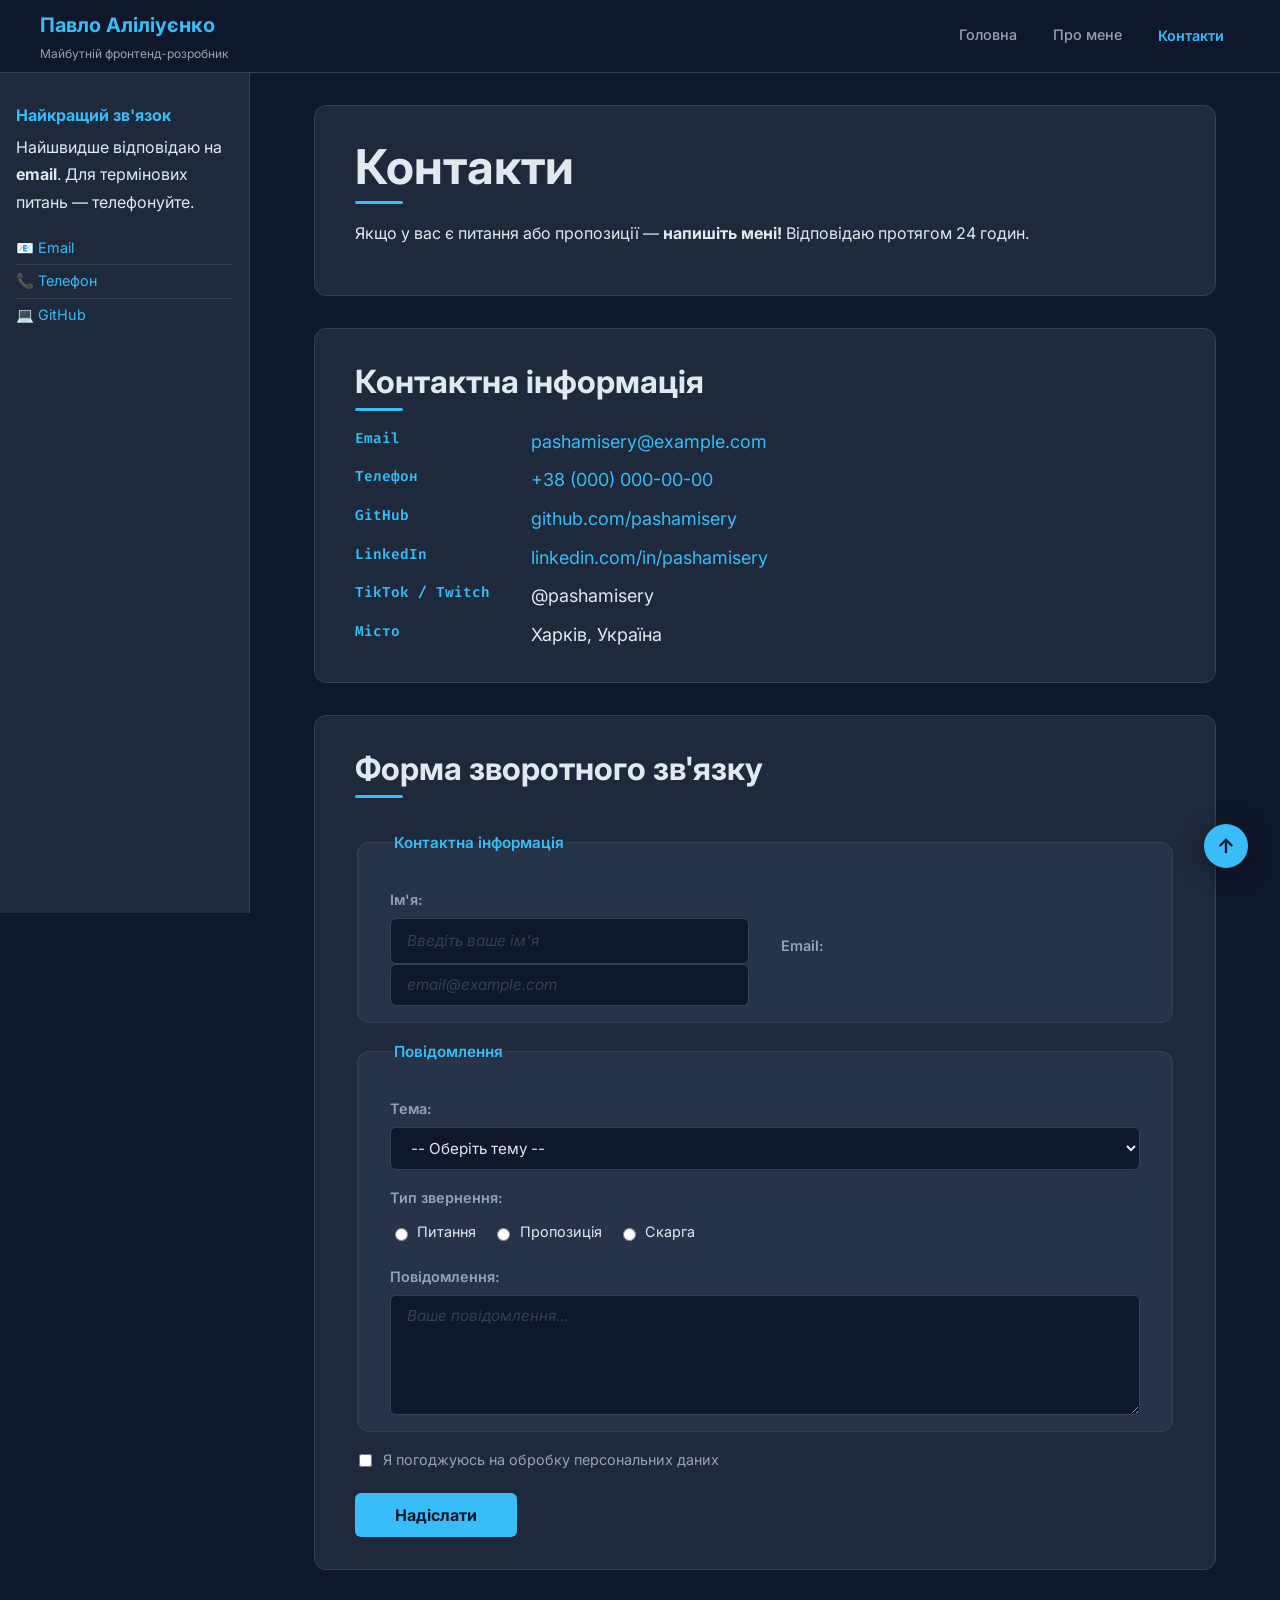
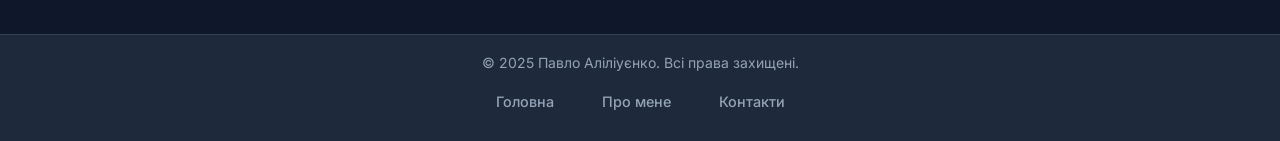
<file: contacts.html>
<!DOCTYPE html>
<html lang="uk">
<head>
    <meta charset="UTF-8">
    <meta name="viewport" content="width=device-width, initial-scale=1.0">
    <meta name="description" content="Контактна інформація Павла Аліліуєнка та форма зворотного зв'язку">
    <meta name="author" content="Павло Аліліуєнко">
    <title>Контакти — Портфоліо Павла Аліліуєнка</title>
    <link rel="preconnect" href="https://fonts.googleapis.com">
    <link rel="preconnect" href="https://fonts.gstatic.com" crossorigin>
    <link href="https://fonts.googleapis.com/css2?family=Inter:wght@400;600;700&family=Fira+Code:wght@400;500&display=swap" rel="stylesheet">
    <link rel="stylesheet" href="styles.css">
</head>
<body>

    <div class="page">

        <header class="site-header" style="grid-area: header">
            <div class="header-inner">
                <div class="header-brand">
                    <span class="header-name">Павло Аліліуєнко</span>
                    <span class="header-subtitle">Майбутній фронтенд-розробник</span>
                </div>
                <nav class="nav">
                    <input type="checkbox" id="menu-toggle" class="menu-toggle">
                    <label for="menu-toggle" class="hamburger" aria-label="Меню">
                        <span></span><span></span><span></span>
                    </label>
                    <ul class="nav-list">
                        <li class="nav-item"><a href="index.html" class="nav-link">Головна</a></li>
                        <li class="nav-item"><a href="about.html" class="nav-link">Про мене</a></li>
                        <li class="nav-item nav-item--active">Контакти</li>
                    </ul>
                </nav>
            </div>
        </header>

        <aside class="sidebar" style="grid-area: sidebar">
            <h2 class="sidebar-title">Найкращий зв'язок</h2>
            <p>Найшвидше відповідаю на <strong>email</strong>. Для термінових питань — телефонуйте.</p>
            <ul class="sidebar-links">
                <li><a href="mailto:pashamisery@example.com">📧 Email</a></li>
                <li><a href="tel:+380000000000">📞 Телефон</a></li>
                <li><a href="https://github.com/pashamisery" target="_blank">💻 GitHub</a></li>
            </ul>
        </aside>

        <main class="main-content" style="grid-area: content">

            <section class="section">
                <h1 class="section-title">Контакти</h1>
                <p>Якщо у вас є питання або пропозиції — <strong>напишіть мені!</strong> Відповідаю протягом 24 годин.</p>
            </section>

            <section class="section">
                <h2 class="section-title">Контактна інформація</h2>
                <dl class="facts-list">
                    <dt>Email</dt><dd><a href="mailto:pashamisery@example.com">pashamisery@example.com</a></dd>
                    <dt>Телефон</dt><dd><a href="tel:+380000000000">+38 (000) 000-00-00</a></dd>
                    <dt>GitHub</dt><dd><a href="https://github.com/pashamisery" target="_blank">github.com/pashamisery</a></dd>
                    <dt>LinkedIn</dt><dd><a href="https://linkedin.com/in/pashamisery" target="_blank">linkedin.com/in/pashamisery</a></dd>
                    <dt>TikTok / Twitch</dt><dd>@pashamisery</dd>
                    <dt>Місто</dt><dd>Харків, Україна</dd>
                </dl>
            </section>

            <section class="section">
                <h2 class="section-title">Форма зворотного зв'язку</h2>
                <form class="contact-form" action="#" method="post">
                    <fieldset class="form-fieldset">
                        <legend class="form-legend">Контактна інформація</legend>
                        <label class="form-label" for="name">Ім'я:</label>
                        <input class="form-input" type="text" id="name" name="name" placeholder="Введіть ваше ім'я" required>
                        <label class="form-label" for="email">Email:</label>
                        <input class="form-input" type="email" id="email" name="email" placeholder="email@example.com" required>
                    </fieldset>
                    <fieldset class="form-fieldset">
                        <legend class="form-legend">Повідомлення</legend>
                        <label class="form-label" for="subject">Тема:</label>
                        <select class="form-select" id="subject" name="subject" required>
                            <option value="">-- Оберіть тему --</option>
                            <option value="general">Загальне питання</option>
                            <option value="cooperation">Співпраця</option>
                            <option value="feedback">Відгук</option>
                            <option value="job">Пропозиція роботи</option>
                        </select>
                        <p class="form-label">Тип звернення:</p>
                        <div class="radio-group">
                            <label class="radio-label"><input type="radio" name="type" value="question" required> Питання</label>
                            <label class="radio-label"><input type="radio" name="type" value="suggestion"> Пропозиція</label>
                            <label class="radio-label"><input type="radio" name="type" value="complaint"> Скарга</label>
                        </div>
                        <label class="form-label" for="message">Повідомлення:</label>
                        <textarea class="form-textarea" id="message" name="message" rows="5" placeholder="Ваше повідомлення..." required></textarea>
                    </fieldset>
                    <label class="checkbox-label">
                        <input type="checkbox" name="consent" required>
                        Я погоджуюсь на обробку персональних даних
                    </label>
                    <button class="btn-submit" type="submit">Надіслати</button>
                </form>
            </section>

        </main>

        <footer class="site-footer" style="grid-area: footer">
            <p class="footer-copy">&copy; 2025 Павло Аліліуєнко. Всі права захищені.</p>
            <nav class="footer-nav">
                <a href="index.html" class="nav-link">Головна</a>
                <a href="about.html" class="nav-link">Про мене</a>
                <a href="contacts.html" class="nav-link">Контакти</a>
            </nav>
        </footer>

    </div>

    <a href="#" class="back-to-top" title="Нагору">↑</a>

</body>
</html>
</file>
<file: styles.css>
/* ===================================================
   ПОРТФОЛІО — Павло Аліліуєнко
   styles.css — Лабораторна робота 3 (Mobile First)
   =================================================== */

/* ===== CSS Custom Properties ===== */
:root {
    /* Кольори */
    --color-primary:     #38bdf8;
    --color-secondary:   #34d399;
    --color-bg:          #0f172a;
    --color-surface:     #1e293b;
    --color-surface-2:   #273348;
    --color-text:        #e2e8f0;
    --color-text-muted:  #94a3b8;
    --color-accent:      #38bdf8;
    --color-accent-dark: #0284c7;
    --color-border:      #334155;
    --color-header-bg:   rgb(15, 23, 42);

    /* Шрифти */
    --font-main:  'Inter', Arial, sans-serif;
    --font-code:  'Fira Code', 'Courier New', monospace;
    --font-heading: 'Inter', Arial, sans-serif;

    /* Відступи */
    --spacing-xs: 0.25rem;
    --spacing-sm: 0.5rem;
    --spacing-md: 1rem;
    --spacing-lg: 2rem;
    --spacing-xl: 4rem;

    /* Інше */
    --border-radius: 0.75rem;
    --radius-sm:     0.375rem;
    --radius-full:   50%;
    --transition-speed: 0.3s;
    --transition:    0.3s ease;
    --shadow-card:   0 4px 24px rgba(0, 0, 0, 0.35);
}

/* ===== Глобальне скидання ===== */
*,
*::before,
*::after {
    box-sizing: border-box;
}

body {
    margin: 0;
    padding: 0;
    background-color: var(--color-bg);
    color: var(--color-text);
    font-family: var(--font-main);
    font-size: clamp(0.95rem, 1.5vw, 1.125rem);
    line-height: 1.7;
}

/* Адаптивні зображення */
img {
    max-width: 100%;
    height: auto;
    display: block;
}

/* Гнучка типографіка через clamp() */
h1 { font-size: clamp(1.75rem, 4vw, 3rem);   font-weight: 700; line-height: 1.2; margin: 0 0 var(--spacing-sm); }
h2 { font-size: clamp(1.25rem, 3vw, 2rem);   font-weight: 700; line-height: 1.3; }
h3 { font-size: clamp(1rem,  2vw, 1.25rem);  font-weight: 600; line-height: 1.4; color: var(--color-text-muted); }
p  { font-size: clamp(0.95rem, 1.5vw, 1rem); line-height: 1.7; margin: 0 0 var(--spacing-md); }

strong { color: var(--color-text); font-weight: 700; }
em     { color: var(--color-text-muted); font-style: italic; }

/* ===== CSS Grid — макет сторінки (Mobile First) ===== */

/* Мобільний: 1 колонка, всі блоки в стовпчик */
.page {
    display: grid;
    grid-template-areas:
        "header"
        "content"
        "sidebar"
        "footer";
    grid-template-columns: 1fr;
    grid-template-rows: auto 1fr auto auto;
    min-height: 100vh;
    gap: 0;
}

/* Планшет 768px: sidebar з'являється під контентом, 2 колонки для карток */
@media (min-width: 768px) {
    .page {
        grid-template-areas:
            "header"
            "content"
            "sidebar"
            "footer";
        grid-template-columns: 1fr;
    }
}

/* Десктоп 1024px: sidebar зліва, контент справа */
@media (min-width: 1024px) {
    .page {
        grid-template-areas:
            "header  header"
            "sidebar content"
            "footer  footer";
        grid-template-columns: 250px 1fr;
        grid-template-rows: auto 1fr auto;
    }
}

/* ===== Хедер (Flexbox) ===== */

.site-header {
    background-color: var(--color-header-bg);
    border-bottom: 1px solid var(--color-border);
    padding: var(--spacing-sm) var(--spacing-md);
    position: sticky;
    top: 0;
    z-index: 100;
}

/* Flexbox: бренд зліва, навігація справа */
.header-inner {
    display: flex;
    align-items: center;
    justify-content: space-between;
    gap: var(--spacing-md);
    max-width: 1200px;
    margin: 0 auto;
}

.header-brand {
    display: flex;
    flex-direction: column;
    gap: 2px;
}

.header-name {
    font-size: clamp(1rem, 2vw, 1.25rem);
    font-weight: 700;
    color: var(--color-primary);
}

.header-subtitle {
    font-size: 0.75rem;
    color: var(--color-text-muted);
}

/* ===== Гамбургер-меню (CSS-only) ===== */

.menu-toggle {
    display: none;
}

/* Гамбургер — Flexbox колонка з трьох ліній */
.hamburger {
    display: flex;
    flex-direction: column;
    gap: 5px;
    cursor: pointer;
    padding: var(--spacing-xs);
    border-radius: var(--radius-sm);
    transition: background-color var(--transition);
}

.hamburger:hover {
    background-color: var(--color-surface);
}

.hamburger span {
    width: 28px;
    height: 3px;
    background-color: var(--color-text);
    border-radius: 2px;
    transition: all var(--transition-speed) ease;
}

/* Анімація гамбургера при відкритті */
.menu-toggle:checked ~ .hamburger span:nth-child(1) {
    transform: translateY(8px) rotate(45deg);
}
.menu-toggle:checked ~ .hamburger span:nth-child(2) {
    opacity: 0;
    transform: scaleX(0);
}
.menu-toggle:checked ~ .hamburger span:nth-child(3) {
    transform: translateY(-8px) rotate(-45deg);
}

/* Список меню: приховано на мобільному */
.nav-list {
    display: none;
    list-style: none;
    margin: 0;
    padding: 0;
}

/* Меню відкрите: вертикально під хедером */
.menu-toggle:checked ~ .nav-list {
    display: flex;
    flex-direction: column;
    position: fixed;
    top: 60px;
    left: 0;
    right: 0;
    background-color: var(--color-surface);
    border-bottom: 1px solid var(--color-border);
    padding: var(--spacing-sm) 0;
    z-index: 99;
    width: 100%;
}

.nav {
    position: relative;
    display: flex;
    align-items: center;
}

.nav-item {
    display: block;
}

.nav-item--active {
    padding: var(--spacing-sm) var(--spacing-md);
    color: var(--color-primary);
    font-weight: 600;
    font-size: 0.9rem;
}

/* Посилання навігації */
.nav-link {
    display: block;
    padding: var(--spacing-sm) var(--spacing-md);
    font-size: 0.9rem;
    font-weight: 500;
    text-decoration: none;
    border-bottom: 2px solid transparent;
    transition: color var(--transition-speed) ease,
                border-color var(--transition-speed) ease,
                background-color var(--transition-speed) ease;
}

/* LVHA */
a.nav-link:link    { color: var(--color-text-muted); }
a.nav-link:visited { color: var(--color-text-muted); }
a.nav-link:hover   { color: var(--color-primary); border-bottom-color: var(--color-primary); background-color: var(--color-surface-2); }
a.nav-link:active  { color: var(--color-accent-dark); }
a.nav-link:focus   { outline: 2px solid var(--color-primary); outline-offset: 2px; }

/* Планшет 768px: горизонтальне меню, без гамбургера */
@media (min-width: 768px) {
    .hamburger { display: none; }

    .nav-list {
        display: flex !important;
        flex-direction: row;
        align-items: center;
        gap: var(--spacing-xs);
        position: static;
        background: none;
        border: none;
        padding: 0;
    }

    .nav-item { display: inline-block; }
    .menu-toggle:checked ~ .nav-list { position: static; }
}

/* ===== Основний контент та секції ===== */

.main-content {
    padding: var(--spacing-md);
    min-width: 0; /* фікс для Grid overflow */
}

@media (min-width: 768px) {
    .main-content { padding: var(--spacing-lg); }
}

/* Секції */
.section {
    background-color: var(--color-surface);
    border: 1px solid var(--color-border);
    border-radius: var(--border-radius);
    padding: var(--spacing-md) var(--spacing-lg);
    margin-bottom: var(--spacing-md);
    animation: fadeIn 0.6s ease forwards;
    transition: box-shadow var(--transition), border-color var(--transition);
}

.section:hover {
    box-shadow: var(--shadow-card);
    border-color: rgba(56, 189, 248, 0.4);
}

/* Hero */
.hero-section {
    background: linear-gradient(135deg, var(--color-surface) 0%, var(--color-surface-2) 100%);
    border-color: var(--color-primary);
    position: relative;
    overflow: hidden;
    display: flex;
    flex-direction: column;
    align-items: center;
    text-align: center;
}

.hero-text {
    width: 100%;
}

.hero-section::before {
    content: "";
    position: absolute;
    top: -4rem;
    right: -4rem;
    width: 14rem;
    height: 14rem;
    border-radius: var(--radius-full);
    background-color: var(--color-primary);
    opacity: 0.06;
    z-index: 0;
}

.hero-section > * { position: relative; z-index: 1; }

/* Заголовки секцій з псевдоелементом */
.section-title {
    position: relative;
    display: inline-block;
    margin-top: 0;
    margin-bottom: var(--spacing-md);
    padding-bottom: var(--spacing-sm);
    color: var(--color-text);
}

.section-title::after {
    content: "";
    position: absolute;
    bottom: 0;
    left: 0;
    width: 3rem;
    height: 3px;
    background-color: var(--color-primary);
    border-radius: 2px;
}

/* ===== Сітка карток проєктів (CSS Grid + auto-fit) ===== */

.projects-grid {
    display: grid;
    grid-template-columns: 1fr; /* мобільний: 1 колонка */
    gap: var(--spacing-md);
    margin-top: var(--spacing-md);
}

@media (min-width: 768px) {
    .projects-grid {
        /* auto-fit + minmax — картки самі перебудовуються */
        grid-template-columns: repeat(auto-fit, minmax(280px, 1fr));
    }
}

/* Картка проєкту — transition: transform + box-shadow */
.project-card {
    background-color: var(--color-surface-2);
    border: 1px solid var(--color-border);
    border-radius: var(--border-radius);
    padding: var(--spacing-md) var(--spacing-lg);
    transition: transform var(--transition-speed) ease,
                box-shadow var(--transition-speed) ease,
                border-color var(--transition-speed) ease;
    cursor: default;
}

.project-card:hover {
    transform: translateY(-4px);
    box-shadow: 0 8px 24px rgba(0, 0, 0, 0.3);
    border-color: var(--color-primary);
}

.card-title {
    font-size: 1rem;
    font-weight: 700;
    color: var(--color-primary);
    margin: 0 0 var(--spacing-sm);
}

.card-desc {
    font-size: 0.9rem;
    color: var(--color-text-muted);
    margin: 0 0 var(--spacing-sm);
}

.card-tag {
    display: inline-block;
    font-size: 0.75rem;
    font-family: var(--font-code);
    background-color: rgba(56, 189, 248, 0.12);
    color: var(--color-primary);
    border: 1px solid rgba(56, 189, 248, 0.3);
    border-radius: var(--radius-sm);
    padding: 0.15rem 0.5rem;
    margin: 0.15rem 0.15rem 0 0;
}

/* ===== Sidebar ===== */

.sidebar {
    background-color: var(--color-surface);
    border-top: 1px solid var(--color-border);
    padding: var(--spacing-md) var(--spacing-lg);
}

@media (min-width: 1024px) {
    .sidebar {
        border-top: none;
        border-right: 1px solid var(--color-border);
        padding: var(--spacing-lg) var(--spacing-md);
        /* обмежена висота зі скролом */
        max-height: calc(100vh - 60px);
        overflow-y: auto;
        position: sticky;
        top: 60px;
    }
}

.sidebar-title {
    font-size: 1rem;
    font-weight: 700;
    color: var(--color-primary);
    margin: 0 0 var(--spacing-sm);
}

.sidebar-links {
    list-style: none;
    padding: 0;
    margin: 0 0 var(--spacing-lg);
}

.sidebar-links li {
    padding: var(--spacing-xs) 0;
    border-bottom: 1px solid var(--color-border);
    font-size: 0.9rem;
}

.sidebar-links li:last-child { border-bottom: none; }

/* ===== Аватар (position: relative + absolute) ===== */

.avatar-figure {
    text-align: center;
    margin: var(--spacing-md) auto;
    display: table;
}

.avatar-wrapper {
    position: relative;
    display: inline-block;
}

.avatar-img {
    display: block;
    width: 150px;
    height: 150px;
    object-fit: cover;
    border-radius: var(--radius-full);
    border: 3px solid var(--color-primary);
    overflow: hidden;
}

@media (min-width: 768px) {
    .avatar-img { width: 180px; height: 180px; }
}

/* Бейдж поверх аватара — position: absolute */
.avatar-badge {
    position: absolute;
    bottom: 6px;
    right: 6px;
    width: 2rem;
    height: 2rem;
    background-color: var(--color-bg);
    border: 2px solid var(--color-primary);
    border-radius: var(--radius-full);
    display: flex;
    align-items: center;
    justify-content: center;
    font-size: 1rem;
    z-index: 1;
}

.avatar-caption {
    margin-top: var(--spacing-sm);
    font-size: 0.85rem;
    color: var(--color-text-muted);
}

/* ===== Посилання (порядок LVHA) ===== */

a:link    { color: var(--color-primary); text-decoration: none; transition: color var(--transition); }
a:visited { color: #7dd3fc; }
a:hover   { color: #ffffff; text-decoration: underline; }
a:active  { color: var(--color-accent-dark); }
a:focus   { outline: 2px solid var(--color-primary); outline-offset: 2px; border-radius: 2px; }

/* ===== Футер ===== */

.site-footer {
    background-color: var(--color-surface);
    border-top: 1px solid var(--color-border);
    padding: var(--spacing-md) var(--spacing-lg);
    text-align: center;
}

/* Footer nav — Flexbox */
.footer-nav {
    display: flex;
    justify-content: center;
    align-items: center;
    flex-wrap: wrap;
    gap: var(--spacing-md);
    margin-top: var(--spacing-sm);
}

.footer-copy {
    margin: 0;
    font-size: 0.875rem;
    color: var(--color-text-muted);
}

/* Кнопка нагору — position: fixed */
.back-to-top {
    position: fixed;
    bottom: 2rem;
    right: 2rem;
    width: 2.75rem;
    height: 2.75rem;
    background-color: var(--color-primary);
    color: #0f172a;
    border-radius: var(--radius-full);
    display: flex;
    align-items: center;
    justify-content: center;
    font-size: 1.25rem;
    font-weight: 700;
    text-decoration: none;
    z-index: 200;
    box-shadow: var(--shadow-card);
    transition: background-color var(--transition), transform var(--transition);
}

.back-to-top:link,
.back-to-top:visited { color: #0f172a; text-decoration: none; }

.back-to-top:hover {
    background-color: var(--color-accent-dark);
    color: #ffffff;
    transform: translateY(-3px);
    text-decoration: none;
}

/* ===== Таблиця навичок ===== */

.skills-table {
    width: 100%;
    border-collapse: collapse;
    margin-top: var(--spacing-md);
    font-size: 0.9rem;
    overflow-x: auto;
    display: block; /* дозволяє горизонтальний скрол на мобільному */
}

@media (min-width: 768px) {
    .skills-table { display: table; }
}

.skills-table caption {
    caption-side: top;
    text-align: left;
    font-weight: 600;
    font-size: 0.85rem;
    color: var(--color-text-muted);
    margin-bottom: var(--spacing-sm);
    padding-bottom: var(--spacing-xs);
}

.skills-table th {
    background-color: var(--color-accent-dark);
    color: #ffffff;
    font-weight: 700;
    text-align: left;
    padding: 0.65rem var(--spacing-md);
    border: 1px solid var(--color-border);
    font-size: 0.8rem;
    text-transform: uppercase;
    letter-spacing: 0.04em;
}

.skills-table td {
    padding: 0.6rem var(--spacing-md);
    border: 1px solid var(--color-border);
}

.skills-table td:first-child {
    font-family: var(--font-code);
    font-weight: 500;
    color: var(--color-primary);
}

/* Зебра */
.skills-table tbody tr:nth-child(even) { background-color: var(--color-surface-2); }
.skills-table tbody tr:nth-child(odd)  { background-color: var(--color-surface); }
.skills-table tbody tr:hover           { background-color: rgba(56, 189, 248, 0.1); transition: background-color var(--transition); }

/* ===== Форма ===== */

.contact-form { margin-top: var(--spacing-md); }

.form-fieldset {
    border: 1px solid var(--color-border);
    border-radius: var(--border-radius);
    padding: var(--spacing-md) var(--spacing-lg);
    margin-bottom: var(--spacing-md);
    background-color: var(--color-surface-2);
}

.form-legend {
    font-weight: 600;
    font-size: 0.95rem;
    color: var(--color-primary);
    padding: 0 var(--spacing-xs);
}

.form-label {
    display: block;
    margin-top: var(--spacing-md);
    margin-bottom: 0.35rem;
    font-size: 0.9rem;
    font-weight: 600;
    color: var(--color-text-muted);
}

/* Селектор атрибута */
input[type="text"],
input[type="email"] {
    width: 100%;
    padding: 0.65rem var(--spacing-md);
    background-color: var(--color-bg);
    color: var(--color-text);
    border: 1px solid var(--color-border);
    border-radius: var(--radius-sm);
    font-family: var(--font-main);
    font-size: 0.95rem;
    transition: border-color var(--transition), box-shadow var(--transition);
}

input[type="text"]:focus,
input[type="email"]:focus {
    outline: none;
    border-color: var(--color-primary);
    box-shadow: 0 0 0 3px rgba(56, 189, 248, 0.2);
}

.form-textarea {
    width: 100%;
    padding: 0.65rem var(--spacing-md);
    background-color: var(--color-bg);
    color: var(--color-text);
    border: 1px solid var(--color-border);
    border-radius: var(--radius-sm);
    font-family: var(--font-main);
    font-size: 0.95rem;
    resize: vertical;
    min-height: 120px;
    transition: border-color var(--transition), box-shadow var(--transition);
    overflow-y: auto;
}

.form-textarea:focus {
    outline: none;
    border-color: var(--color-primary);
    box-shadow: 0 0 0 3px rgba(56, 189, 248, 0.2);
}

.form-select {
    width: 100%;
    padding: 0.65rem var(--spacing-md);
    background-color: var(--color-bg);
    color: var(--color-text);
    border: 1px solid var(--color-border);
    border-radius: var(--radius-sm);
    font-family: var(--font-main);
    font-size: 0.95rem;
    cursor: pointer;
    transition: border-color var(--transition);
}

.form-select:focus { outline: none; border-color: var(--color-primary); }

.radio-group {
    display: flex;
    gap: var(--spacing-md);
    flex-wrap: wrap;
    margin: var(--spacing-xs) 0;
}

.radio-label {
    display: flex;
    align-items: center;
    gap: 0.4rem;
    font-size: 0.9rem;
    cursor: pointer;
}

input[type="radio"],
input[type="checkbox"] {
    accent-color: var(--color-primary);
    cursor: pointer;
}

.checkbox-label {
    display: flex;
    align-items: center;
    gap: var(--spacing-sm);
    font-size: 0.9rem;
    color: var(--color-text-muted);
    margin: var(--spacing-md) 0;
    cursor: pointer;
}

/* Кнопка — transition: background-color + box-shadow */
.btn-submit {
    display: inline-block;
    padding: 0.75rem 2.5rem;
    background-color: var(--color-primary);
    color: #0f172a;
    font-family: var(--font-main);
    font-size: 1rem;
    font-weight: 700;
    border: none;
    border-radius: var(--radius-sm);
    cursor: pointer;
    transition: background-color var(--transition-speed) ease,
                box-shadow var(--transition-speed) ease;
    margin-top: var(--spacing-xs);
}

.btn-submit:hover {
    background-color: var(--color-secondary);
    box-shadow: 0 4px 12px rgba(0, 0, 0, 0.3);
    color: #0f172a;
}

.btn-submit:active  { transform: scale(0.97); }
.btn-submit:focus   { outline: 2px solid var(--color-primary); outline-offset: 3px; }

/* ===== Blockquote, списки, dl ===== */

.quote {
    position: relative;
    margin: var(--spacing-sm) 0;
    padding: var(--spacing-md) var(--spacing-md) var(--spacing-md) 4rem;
    background-color: var(--color-surface-2);
    border-left: 4px solid var(--color-primary);
    border-radius: var(--border-radius);
    font-style: italic;
    color: var(--color-text-muted);
    overflow: hidden;
}

.quote::before {
    content: "\201C";
    position: absolute;
    top: -0.5rem;
    left: var(--spacing-sm);
    font-size: 5rem;
    color: var(--color-primary);
    opacity: 0.3;
    font-family: Georgia, serif;
    line-height: 1;
}

cite { display: block; margin-top: var(--spacing-sm); font-style: normal; font-weight: 600; font-size: 0.9rem; color: var(--color-primary); }

.skills-list { list-style: none; padding: 0; margin: 0; }
.skills-list li { padding: 0.4rem 0 0.4rem 1.75rem; position: relative; border-bottom: 1px solid var(--color-border); }
.skills-list li:last-child { border-bottom: none; }
.skills-list li::before { content: "▹"; position: absolute; left: 0; color: var(--color-primary); font-weight: 700; }

.facts-list { margin: 0; display: grid; grid-template-columns: auto 1fr; gap: 0.5rem var(--spacing-md); }
.facts-list dt { font-weight: 600; color: var(--color-primary); font-family: var(--font-code); font-size: 0.9rem; }
.facts-list dd { margin: 0; }

.media-figure { margin: var(--spacing-sm) 0; overflow: hidden; border-radius: var(--border-radius); }
.media-video  { max-width: 100%; border-radius: var(--border-radius); border: 1px solid var(--color-border); }

/* Утиліти */
::placeholder  { color: var(--color-border); font-style: italic; }
::selection    { background-color: var(--color-primary); color: #0f172a; }
fieldset       { border: 1px solid var(--color-border); }

/* ===== CSS-анімації (@keyframes) ===== */

/* 1. Fade-in — плавна поява секцій при завантаженні */
@keyframes fadeIn {
    from {
        opacity: 0;
        transform: translateY(20px);
    }
    to {
        opacity: 1;
        transform: translateY(0);
    }
}

/* 2. Pulse — пульсація кнопки "Нагору" */
@keyframes pulse {
    0%   { box-shadow: 0 0 0 0 rgba(56, 189, 248, 0.5); }
    70%  { box-shadow: 0 0 0 10px rgba(56, 189, 248, 0); }
    100% { box-shadow: 0 0 0 0 rgba(56, 189, 248, 0); }
}

/* 3. SlideDown — плавна поява мобільного меню */
@keyframes slideDown {
    from {
        opacity: 0;
        transform: translateY(-10px);
    }
    to {
        opacity: 1;
        transform: translateY(0);
    }
}

/* 4. Shimmer — мерехтіння декоративної лінії під заголовком */
@keyframes shimmer {
    0%   { width: 0; opacity: 0; }
    50%  { opacity: 1; }
    100% { width: 3rem; opacity: 1; }
}

/* Застосування анімацій */

.section {
    animation: fadeIn 0.6s ease forwards;
}

/* Затримки для секцій — ефект послідовної появи */
.section:nth-child(1) { animation-delay: 0.05s; }
.section:nth-child(2) { animation-delay: 0.15s; }
.section:nth-child(3) { animation-delay: 0.25s; }
.section:nth-child(4) { animation-delay: 0.35s; }
.section:nth-child(5) { animation-delay: 0.45s; }

.back-to-top {
    animation: pulse 2s infinite;
}

.menu-toggle:checked ~ .nav-list {
    animation: slideDown 0.25s ease forwards;
}

.section-title::after {
    animation: shimmer 0.8s ease forwards;
}

/* ===== Медіа-запити — адаптивні правки ===== */

/* --- Планшет: 768px --- */
@media (min-width: 768px) {

    body { padding-top: 0; }

    .section {
        padding: var(--spacing-lg) calc(var(--spacing-lg) * 1.25);
    }

    /* Форма — два поля в рядок */
    .form-fieldset {
        display: grid;
        grid-template-columns: 1fr 1fr;
        gap: 0 var(--spacing-lg);
    }

    /* Legend та textarea займають обидві колонки */
    .form-legend,
    .form-label:nth-of-type(1),
    .form-label:nth-of-type(3),
    .form-textarea,
    .radio-group,
    .form-select {
        grid-column: 1 / -1;
    }

    .facts-list {
        grid-template-columns: 160px 1fr;
    }
}

/* --- Десктоп: 1024px --- */
@media (min-width: 1024px) {

    .main-content {
        padding: var(--spacing-lg) var(--spacing-xl);
    }

    /* Sidebar з'являється і стає sticky */
    .sidebar {
        display: block;
        padding-top: var(--spacing-lg);
    }

    /* Hero — текст зліва, аватар справа */
    .hero-section {
        display: flex;
        flex-direction: row;
        align-items: center;
        text-align: left;
        gap: var(--spacing-lg);
    }

    .hero-text {
        flex: 1 1 0;
        min-width: 0;
        width: auto;
    }

    .hero-section .avatar-figure {
        flex-shrink: 0;
        margin: 0;
    }

    /* Більші відступи між секціями */
    .section { margin-bottom: var(--spacing-lg); }
}

/* --- Великий екран: 1440px --- */
@media (min-width: 1440px) {
    .page {
        grid-template-columns: 280px 1fr;
    }
}

/* ===== Scrollbar ===== */
::-webkit-scrollbar       { width: 6px; }
::-webkit-scrollbar-track { background: var(--color-bg); }
::-webkit-scrollbar-thumb { background-color: var(--color-border); border-radius: 3px; }

/* ===== Додаткові утиліти та дрібні правки ===== */

/* Селектор ідентифікатора (специфічність 1,0,0) */
#menu-toggle { display: none; }

/* Фокус для всіх інтерактивних елементів (доступність) */
button:focus,
input:focus,
select:focus,
textarea:focus,
a:focus {
    outline: 2px solid var(--color-primary);
    outline-offset: 2px;
}

/* Плавний скрол по сторінці */
html {
    scroll-behavior: smooth;
}

/* Приховування overflow на body при відкритому меню */
body:has(.menu-toggle:checked) {
    overflow-x: hidden;
}

/* Загальний transition для всіх посилань у sidebar */
.sidebar-links a {
    transition: color var(--transition-speed) ease,
                padding-left var(--transition-speed) ease;
    display: inline-block;
}

.sidebar-links a:hover {
    padding-left: var(--spacing-xs);
    text-decoration: none;
    color: var(--color-primary);
}
</file>
